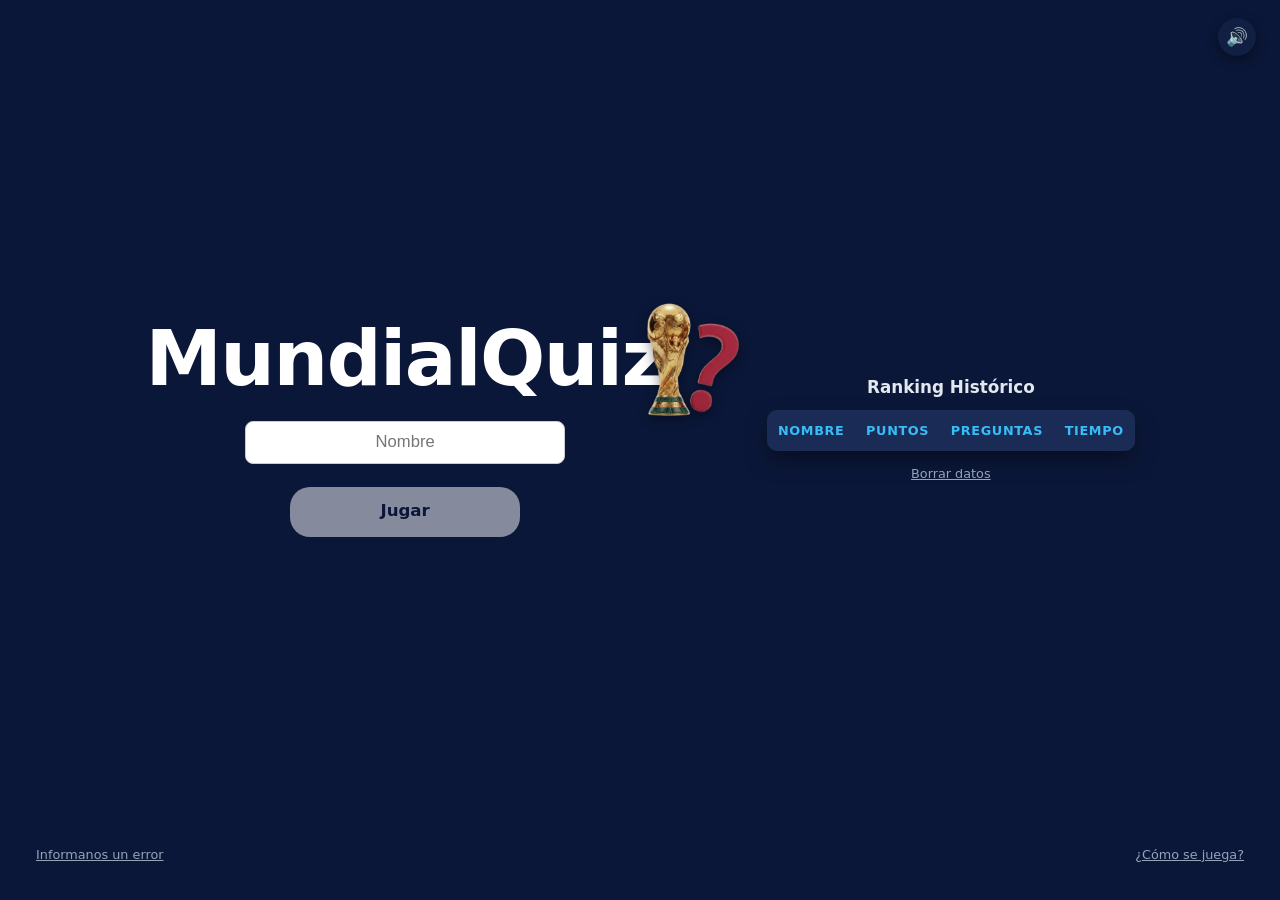
<file: index.html>
<!DOCTYPE html>
<html lang="es">
<head>
    <meta charset="UTF-8">
    <meta name="viewport" content="width=device-width, initial-scale=1.0">
    <link rel="icon" type="image/x-icon" href="img/logo.ico">
        <link rel="stylesheet" href="css/reset.css">
        <link rel="stylesheet" href="css/styles.css">
    <title>MundialQuiz</title>
</head>
<body id="paginaPrincipal">
    <button id="btnSonido" aria-label="Silenciar sonido">🔊</button>
    <div id="pantallaPrincipal">
        <div id="contenidoPrincipal">
            <div id="juego">
                <h1 id="tituloPrincial">
                    <span>MundialQuiz</span>
                    <img src="img/logo.png" alt="copaMundo" class="copaMundo">
                </h1>
                <input type="text"  id="usuario" placeholder="Nombre">
                <button id="btnjugar" disabled>Jugar</button>
            </div>
            <div id="tablaHistorica">
                <h2>Ranking Histórico</h2>
                <div class="contenedor-scroll-tabla">
                    <table>
                        <thead>
                            <tr>
                                <th>Nombre</th>
                                <th>Puntos</th>
                                <th>Preguntas</th>
                                <th>Tiempo</th>
                            </tr>
                        </thead>
                        <tbody id="cuerpoTabla">
                            <!-- Aca se asignan los <tr> desde JavaScript -->
                        </tbody>
                    </table>
                </div>
                <button id="btnBorrarRanking">Borrar datos</button>
            </div>
        </div>
        <footer id="contacto">
            <button id="btnAbrirContacto">Informanos un error</button>
            <button id="btnAbrirInstrucciones">¿Cómo se juega?</button>
        </footer>
    </div>
    <div id="pantallaJuego" class="oculto">
        <header id="infoPartida">
            <h4 id="vidas"></h4>
            <h4 id="timer"></h4>
        </header>
        <div id="preguntaOpciones">
            <div id="pregunta"></div>
            <div id="opciones">
                <button id="op1"></button>
                <button id="op2"></button>
                <button id="op3"></button>
                <button id="op4"></button>
            </div>
        </div>
        <footer id="infoPartida2">
            <h4 id="nombre"></h4>
            <h4 id="puntos"></h4>
            <h4 id="contadorPreguntas"></h4>
        </footer>
    </div>
    <div id="pantallaFin" class="oculto">
                <div id="resultadoFin">
            <h2 id="gameOver">Game Over</h2>
            <p id="mensajeFin">Resumen de la partida:</p>
            <div id="resumenFin">
                <p>Puntaje: <span id="puntajeFin"></span></p>
                <p>Correctas: <span id="correctasFin"></span></p>
                <p>Tiempo: <span id="tiempoFin"></span></p>
                <p id="exito" class="oculto">¡Completaste todas las preguntas posibles!</p>
            </div>
            <button id="btnAceptar">Aceptar</button>
        </div>
    </div>
    <div id="modalContacto" class="oculto">
        <div class="modalContenido">
            <button id="btnCerrarModalContacto" class="btnCerrarModal">✕</button>
            <iframe class="iframeModal" src="contacto.html"></iframe>
        </div>
    </div>
    <div id="modalInstrucciones" class="oculto">
        <div class="modalContenido">
            <button id="btnCerrarModalInstrucciones" class="btnCerrarModal">✕</button>
            <iframe class="iframeModal" src="instrucciones.html"></iframe>
        </div>
    </div>
    <script src="js/datos_preguntas.js"></script>
    <script src="js/validaciones.js"></script>
    <script src="js/juego.js"></script>
    <script src="js/modal.js"></script>
    <script src="js/local_storage.js"></script>
    <script src="js/interfaz.js"></script>
    <script src="js/principal.js"></script>
</body>
</html>
</file>
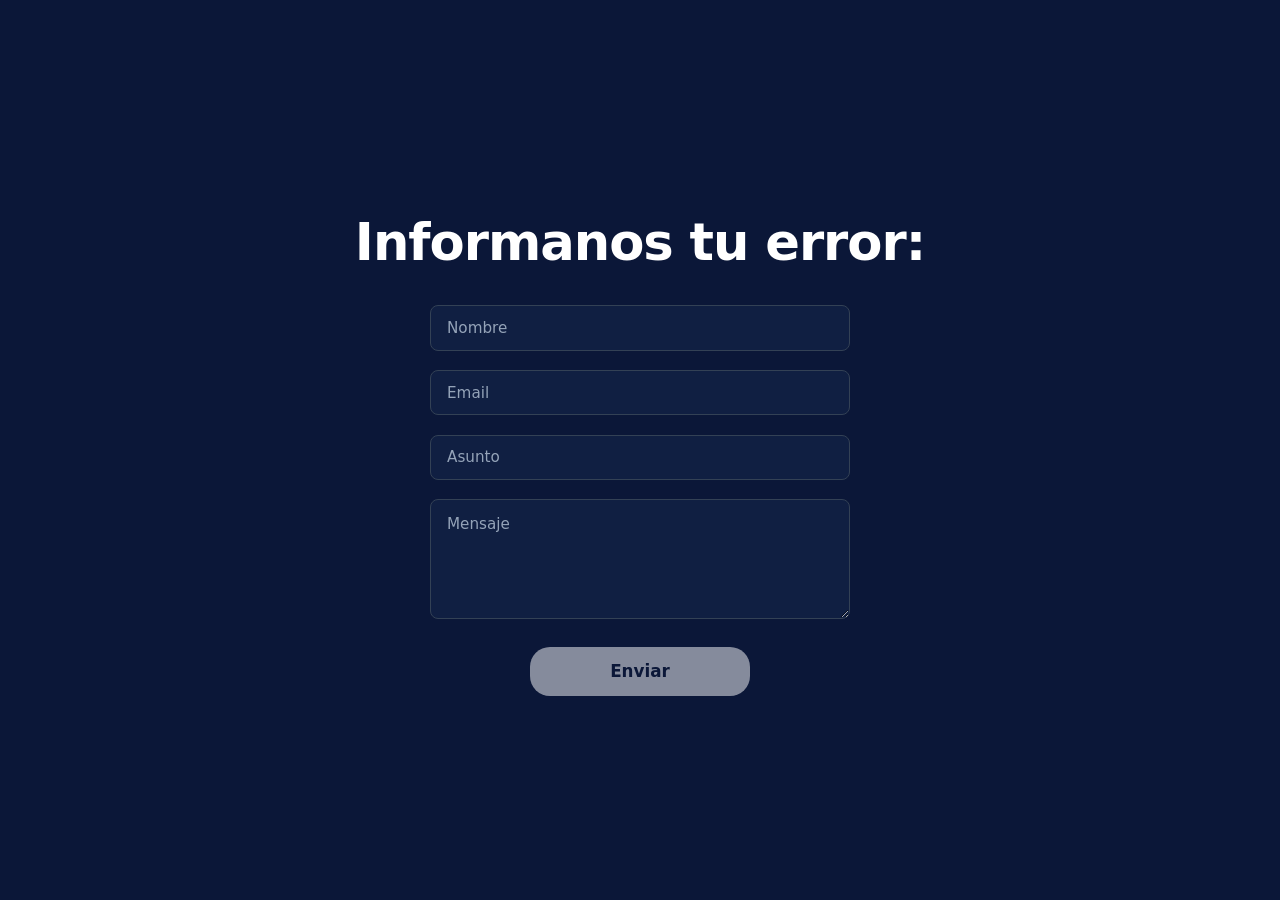
<file: contacto.html>
<!DOCTYPE html>
<html lang="es">
<head>
    <meta charset="UTF-8">
    <meta name="viewport" content="width=device-width, initial-scale=1.0">
    <link rel="stylesheet" href="css/reset.css">
    <link rel="stylesheet" href="css/styles.css">
    <title>MundialQuiz</title>
</head>
<body id="paginaContacto">
    <h1 id="tituloMensaje">Informanos tu error: </h1>
    <form id="formContacto">
        <input type="text" id="nombreMensaje" placeholder="Nombre">
        <input type="email" id="email" placeholder="Email">
        <input type="text"  id="asunto" placeholder="Asunto">
        <textarea id="mensaje" placeholder="Mensaje"></textarea>
        <button id="btnEnviar" disabled>Enviar</button>
    </form>
    <script src="js/validaciones.js"></script>
    <script src="js/contacto.js"></script>
</body>
</html>
</file>
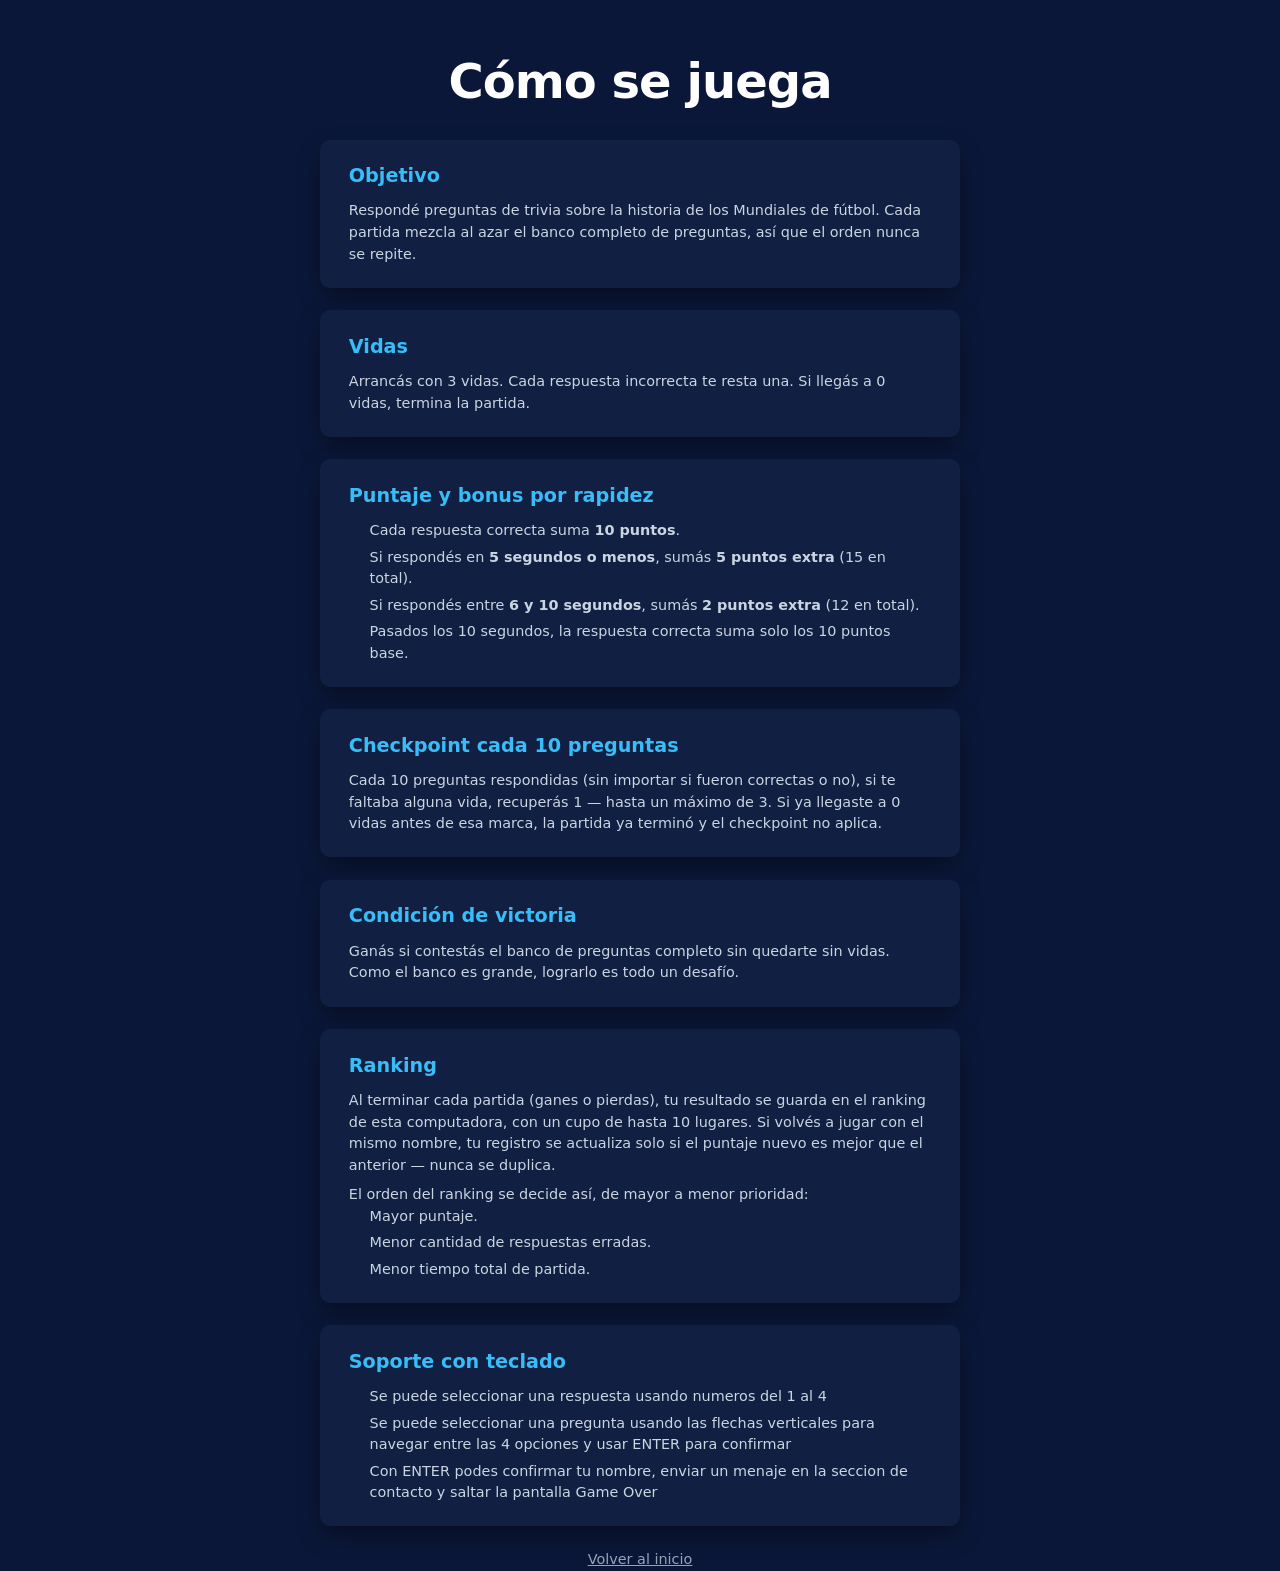
<file: instrucciones.html>
<!DOCTYPE html>
<html lang="es">
<head>
    <meta charset="UTF-8">
    <meta name="viewport" content="width=device-width, initial-scale=1.0">
    <link rel="icon" type="image/x-icon" href="img/logo.ico">
    <link rel="stylesheet" href="css/reset.css">
    <link rel="stylesheet" href="css/styles.css">
    <title>MundialQuiz - Instrucciones</title>
</head>
<body id="paginaInstrucciones">
    <div id="contenedorInstrucciones">
        <h1 id="tituloInstrucciones">Cómo se juega</h1>

        <section class="bloqueInstrucciones">
            <h2>Objetivo</h2>
            <p>Respondé preguntas de trivia sobre la historia de los Mundiales de fútbol. Cada partida mezcla al azar el banco completo de preguntas, así que el orden nunca se repite.</p>
        </section>

        <section class="bloqueInstrucciones">
            <h2>Vidas</h2>
            <p>Arrancás con 3 vidas. Cada respuesta incorrecta te resta una. Si llegás a 0 vidas, termina la partida.</p>
        </section>

        <section class="bloqueInstrucciones">
            <h2>Puntaje y bonus por rapidez</h2>
            <ul>
                <li>Cada respuesta correcta suma <strong>10 puntos</strong>.</li>
                <li>Si respondés en <strong>5 segundos o menos</strong>, sumás <strong>5 puntos extra</strong> (15 en total).</li>
                <li>Si respondés entre <strong>6 y 10 segundos</strong>, sumás <strong>2 puntos extra</strong> (12 en total).</li>
                <li>Pasados los 10 segundos, la respuesta correcta suma solo los 10 puntos base.</li>
            </ul>
        </section>

        <section class="bloqueInstrucciones">
            <h2>Checkpoint cada 10 preguntas</h2>
            <p>Cada 10 preguntas respondidas (sin importar si fueron correctas o no), si te faltaba alguna vida, recuperás 1 — hasta un máximo de 3. Si ya llegaste a 0 vidas antes de esa marca, la partida ya terminó y el checkpoint no aplica.</p>
        </section>

        <section class="bloqueInstrucciones">
            <h2>Condición de victoria</h2>
            <p>Ganás si contestás el banco de preguntas completo sin quedarte sin vidas. Como el banco es grande, lograrlo es todo un desafío.</p>
        </section>

        <section class="bloqueInstrucciones">
            <h2>Ranking</h2>
            <p>Al terminar cada partida (ganes o pierdas), tu resultado se guarda en el ranking de esta computadora, con un cupo de hasta 10 lugares. Si volvés a jugar con el mismo nombre, tu registro se actualiza solo si el puntaje nuevo es mejor que el anterior — nunca se duplica.</p>
            <p>El orden del ranking se decide así, de mayor a menor prioridad:</p>
            <ol>
                <li>Mayor puntaje.</li>
                <li>Menor cantidad de respuestas erradas.</li>
                <li>Menor tiempo total de partida.</li>
            </ol>
        </section>
        <section class="bloqueInstrucciones">
            <h2>Soporte con teclado</h2>
            <ul>
                <li>Se puede seleccionar una respuesta usando numeros del 1 al 4 <br></li>
                <li>Se puede seleccionar una pregunta usando las flechas verticales para navegar entre las 4 opciones y usar ENTER para confirmar <br></li>
                <li>Con ENTER podes confirmar tu nombre, enviar un menaje en la seccion de contacto y saltar la pantalla Game Over <br></li>
            </ul>
        </section>

        <a id="volverInicio" href="index.html">Volver al inicio</a>
    </div>
</body>
</html>
</file>
<file: css/styles.css>
/*  RESET BÁSICO Y VARIABLES GLOBALES */
  * {
    box-sizing: border-box;
    margin: 0;
    padding: 0;
  }

  html {
    height: 100%;
    scrollbar-color: #334155 #0B1738;
    scrollbar-width: thin;
  }

  ::-webkit-scrollbar {
    width: 12px;
    height: 12px;
  }

  ::-webkit-scrollbar-track {
    background-color: #0B1738;
  }

  ::-webkit-scrollbar-thumb {
    background-color: #334155;
    border-radius: 10px;
    border: 2px solid #0B1738;
  }

  ::-webkit-scrollbar-thumb:hover {
    background-color: #475569;
  }

  body {
    background-color: #0B1738;
    font-family: system-ui, -apple-system, BlinkMacSystemFont, 'Segoe UI', Roboto, Oxygen, Ubuntu, Cantarell, sans-serif;
    color: #ffffff;
  }

  .oculto{
    display: none !important;
  }
  button:disabled{
    opacity: 0.5;
    cursor: not-allowed !important;
    pointer-events: auto;
    transition: none !important;
    transform: none !important;
  }

  #btnSonido{
    position: fixed;
    top: clamp(0.8rem, 2vh, 1.2rem);
    right: clamp(0.8rem, 2vw, 1.5rem);
    z-index: 200;
    width: 2.4rem;
    height: 2.4rem;
    border-radius: 50%;
    border: none;
    background-color: #101f42;
    color: #ffffff;
    font-size: 1.1rem;
    display: flex;
    align-items: center;
    justify-content: center;
    cursor: pointer;
    box-shadow: 0 4px 12px rgba(0, 0, 0, 0.4);
    transition: transform 0.15s ease, background-color 0.2s;
  }
/* PANTALLA PRINCIPAL*/

  #pantallaPrincipal {
    width: 100vw;
    min-height: 100dvh;
    box-sizing: border-box;
    display: flex;
    flex-direction: column;
    padding: clamp(1.5rem, 4vh, 3rem);
    position: relative;
  }

  #contenidoPrincipal {
    flex: 1;
    display: flex;
    flex-direction: row;
    flex-wrap: wrap;
    align-items: center;
    justify-content: center;
    gap: clamp(2rem, 8vw, 10rem);
  }

  #juego {
    display: flex;
    flex-direction: column;
    justify-content: center;
    align-items: center;
    gap: clamp(1.2rem, 2.5vh, 2.2rem);
  }

  #tituloPrincial {
  position: relative; /* Base para posicionar la copa respecto al título */
    display: inline-flex;
    align-items: center;
    justify-content: center;
    font-size: clamp(3rem, 6vw, 5.5rem);
    font-weight: 800;
    letter-spacing: -0.02em;
    line-height: 1;
  }

  .copaMundo{
  position: absolute;
    left: 95%; 
    height: 1.5em;
    width: auto;
    object-fit: contain;
    filter: drop-shadow(0px 3px 6px rgba(0, 0, 0, 0.4));
  }

  #usuario {
    padding: clamp(0.6rem, 1.2vh, 0.85rem) 1rem;
    font-size: clamp(1rem, 1.3vw, 1.25rem);
    border-radius: 8px;
    border: 1px solid #ccc;
    text-align: center;
    outline: none;
    width: 25vw;
    min-width: 260px;
    max-width: 360px;
    transition: border-color 0.2s, box-shadow 0.2s;
  }

  #usuario:focus {
    border-color: #38bdf8;
    box-shadow: 0 0 0 3px rgba(56, 189, 248, 0.3);
  }

  #btnjugar {
    padding: clamp(0.65rem, 1.4vh, 0.9rem) 0;
    font-size: clamp(1rem, 1.3vw, 1.25rem);
    font-weight: 700;
    border-radius: 20px;
    border: none;
    cursor: pointer;
    background-color: #ffffff;
    color: #0B1738;
    width: 18vw;
    min-width: 180px;
    max-width: 260px;
    transition: transform 0.15s ease, background-color 0.2s;
  }

  #btnjugar:active {
    transform: scale(0.98);
  }

  /*TABLA HISTÓRICA*/
  #tablaHistorica {
    display: flex;
    flex-direction: column;
    align-items: center;
  }


  #tablaHistorica h2 {
    margin-bottom: clamp(0.6rem, 1vh, 1rem);
    font-size: clamp(1.05rem, 1.3vw, 1.3rem);
    font-weight: 600;
    color: #e2e8f0;
  }

  #tablaHistorica table {
    width: 26vw;
    min-width: 310px;
    max-width: 420px;
    border-collapse: collapse;
    text-align: center;
    background-color: #101f42;
    border-radius: 10px;
    overflow: hidden;
    box-shadow: 0 10px 25px -5px rgba(0, 0, 0, 0.5);
  }

  #tablaHistorica th {
    background-color: #1a2b56;
    color: #38bdf8;
    padding: clamp(0.6rem, 1.2vh, 0.85rem);
    font-size: clamp(0.8rem, 0.95vw, 0.95rem);
    text-transform: uppercase;
    letter-spacing: 0.05em;
  }

  #tablaHistorica td {
    padding: clamp(0.5rem, 1vh, 0.75rem);
    border-bottom: 1px solid #1a2b56;
    font-size: clamp(0.8rem, 0.9vw, 0.9rem);
    color: #cbd5e1;
  }

  #tablaHistorica tr:last-child td {
    border-bottom: none;
  }

  /* FOOTER*/
  #contacto {
    display: flex;
    align-items: center;
    justify-content: space-between;
    padding-top: clamp(1rem, 2.5vh, 1.5rem);
  }

  #btnAbrirContacto, #btnAbrirInstrucciones, #btnBorrarRanking {
    background: none;
    border: none;
    padding: 0;
    font-family: inherit;
    color: #94a3b8;
    text-decoration: underline;
    font-size: clamp(0.8rem, 0.9vw, 0.9rem);
    cursor: pointer;
    transition: color 0.2s ease;
  }

  #btnBorrarRanking {
    margin-top: clamp(0.6rem, 1.5vh, 1rem);
  }

/* PANTALLA DE JUEGO */
  #pantallaJuego{
    display: none;
    width: 100%;
    height: 100dvh;
    display: flex;
    flex-direction: column;
    justify-content: space-between;
    box-sizing: border-box;
    padding: clamp(1rem, 2.5vh, 2rem) clamp(1rem, 3vw, 2.5rem);
  }
  #infoPartida{
    display: flex;
    flex-direction: row;
    align-items: center;
    width: 100%;
    font-size: clamp(1rem, 1.3vw, 1.25rem);
  }
  #vidas{
    flex: 1;
    text-align: left;
  }
  #timer{
    flex: 1;
    text-align: center;
  }
  #infoPartida::after{
    content: "";
    flex: 1;
  }
  #preguntaOpciones{
    display: flex;
    flex-direction: column;
    align-items: center;
    justify-content: center;
    gap: clamp(1.5rem, 4vh, 3rem);
  }
  #pregunta{
    min-height: 22vh;
    width: 40%;
    min-width: 320px;
    background-color: #e2e8f0;
    color: #0B1738;
    font-weight: 700;
    padding: 4%;
    box-sizing: border-box;
    border-radius: 10px;
    box-shadow: 0 0 25px rgba(53, 57, 109, 0.467);
    text-align: center;
    display: flex;
    align-items: center;
    justify-content: center;
  }
  #opciones{
    display: flex;
    flex-direction: column;
    align-items: center;
    gap: clamp(0.6rem, 1.2vh, 0.9rem);
    width: 40%;
    min-width: 320px;
  }
  #op1, #op2 , #op3, #op4{
    background-color: #e2e8f0;
    color: #0B1738;
    font-weight: 500;
    box-sizing: border-box;
    border: none;
    border-radius: 10px;
    box-shadow: 0 0 25px rgba(53, 57, 109, 0.467);
    text-align: center;
    width: 100%;
    padding: clamp(0.7rem, 1.4vh, 1rem);
    font-size: clamp(0.95rem, 1.1vw, 1.1rem);
    cursor: pointer;
    transition: transform 0.15s ease, background-color 0.2s;
  }
  #op1.correcto, #op2.correcto, #op3.correcto, #op4.correcto{
    background-color: #009127;
    color: #e2e8f0;
    font-weight: 500;
    box-sizing: border-box;
    border: none;
    border-radius: 10px;
    box-shadow: 0 0 25px rgba(53, 57, 109, 0.467);
    text-align: center;
    width: 100%;
    padding: clamp(0.7rem, 1.4vh, 1rem);
    font-size: clamp(0.95rem, 1.1vw, 1.1rem);
    cursor: pointer;
    transition: transform 0.15s ease, background-color 0.2s;
  }
  #op1.incorrecto, #op2.incorrecto, #op3.incorrecto, #op4.incorrecto{
    background-color: #910000;
    color: #e2e8f0;
    font-weight: 500;
    box-sizing: border-box;
    border: none;
    border-radius: 10px;
    box-shadow: 0 0 25px rgba(53, 57, 109, 0.467);
    text-align: center;
    width: 100%;
    padding: clamp(0.7rem, 1.4vh, 1rem);
    font-size: clamp(0.95rem, 1.1vw, 1.1rem);
    cursor: pointer;
    transition: transform 0.15s ease, background-color 0.2s;
  }
  #op1.seleccionadoTeclado, #op2.seleccionadoTeclado, #op3.seleccionadoTeclado, #op4.seleccionadoTeclado{
    outline: 3px solid #38bdf8;
    outline-offset: 2px;
  }
  #infoPartida2{
    display: flex;
    flex-direction: row;
    align-items: center;
    width: 100%;
    font-size: clamp(1rem, 1.3vw, 1.25rem);
  }
  #nombre{
    flex: 1;
    text-align: left;
  }
  #puntos{
    flex: 1;
    text-align: center;
  }
  #contadorPreguntas{
    flex: 1;
    text-align: right;
  }

/* PANTALLA FIN */
  #pantallaFin{
    width: 100%;
    height: 100dvh;
    display: flex;
    justify-content: center;
    align-items: center;
  }

  #resultadoFin{
    display: flex;
    flex-direction: column;
    align-items: center;
    text-align: center;
    gap: clamp(1rem, 2.5vh, 1.5rem);
    padding: clamp(2rem, 5vh, 3rem) clamp(1.5rem, 4vw, 3rem);
  }

  #gameOver{
    font-size: clamp(2.2rem, 5vw, 3.5rem);
    font-weight: 800;
    letter-spacing: -0.02em;
  }

  #mensajeFin{
    font-size: clamp(1rem, 1.3vw, 1.25rem);
    color: #cbd5e1;
  }

  #resumenFin{
    display: flex;
    flex-direction: column;
    gap: 0.5rem;
    background-color: #101f42;
    border-radius: 10px;
    padding: clamp(1rem, 2vh, 1.5rem) clamp(1.5rem, 3vw, 2.5rem);
    font-size: clamp(0.95rem, 1.1vw, 1.1rem);
    color: #e2e8f0;
    min-width: 220px;
  }

  #btnAceptar{
    padding: clamp(0.65rem, 1.4vh, 0.9rem) clamp(2rem, 4vw, 3rem);
    font-size: clamp(1rem, 1.3vw, 1.25rem);
    font-weight: 700;
    border-radius: 20px;
    border: none;
    cursor: pointer;
    background-color: #ffffff;
    color: #0B1738;
    transition: transform 0.15s ease, background-color 0.2s;
  }

  #btnAceptar:active{
    transform: scale(0.98);
  }

/* MODAL DE CONTACTO */
  #modalContacto, #modalInstrucciones{
    position: fixed;
    top: 0;
    left: 0;
    width: 100vw;
    height: 100dvh;
    background-color: rgba(11, 23, 56, 0.75);
    display: flex;
    justify-content: center;
    align-items: center;
    z-index: 100;
  }

  .modalContenido{
    position: relative;
    width: clamp(320px, 90vw, 500px);
    height: clamp(400px, 80vh, 650px);
    background-color: #0B1738;
    border-radius: 10px;
    box-shadow: 0 10px 25px -5px rgba(0, 0, 0, 0.6);
    overflow: hidden;
  }

  .btnCerrarModal{
    position: absolute;
    top: 0.6rem;
    right: 0.8rem;
    z-index: 1;
    background: none;
    border: none;
    color: #ffffff;
    font-size: 1.3rem;
    cursor: pointer;
  }

  .iframeModal{
    width: 100%;
    height: 100%;
    border: none;
  }
/* PÁGINA DE CONTACTO */

  #paginaContacto {
    width: 100vw;
    height: 100dvh;
    display: flex;
    flex-direction: column;
    justify-content: center;
    align-items: center;
    padding: 1.5rem;
    overflow: hidden;
    gap: 1.5rem;
  }

  #tituloMensaje {
    font-size: clamp(2rem, 4vw, 3.2rem);
    font-weight: 800;
    text-align: center;
    color: #ffffff;
    letter-spacing: -0.02em;
  }

  #paginaContacto form {
    display: flex;
    flex-direction: column;
    width: 100%;
    max-width: 420px;
    gap: 1.2rem;
    align-items: center;
  }

  #paginaContacto input,
  #paginaContacto textarea {
    width: 100%;
    padding: 0.8rem 1rem;
    font-size: clamp(0.95rem, 1.1vw, 1.05rem);
    border-radius: 8px;
    border: 1px solid #334155;
    background-color: #101f42;
    color: #ffffff;
    outline: none;
    transition: border-color 0.2s, box-shadow 0.2s;
    font-family: inherit;
  }

  #paginaContacto input::placeholder,
  #paginaContacto textarea::placeholder {
    color: #94a3b8;
  }

  #paginaContacto input:focus,
  #paginaContacto textarea:focus {
    border-color: #3865f8;
    box-shadow: 0 0 0 3px rgba(56, 189, 248, 0.25);
  }

  #paginaContacto textarea {
    resize: vertical;
    min-height: 120px;
    max-height: 220px;
  }

  #btnEnviar {
    padding: 0.75rem 2.5rem;
    font-size: 1.05rem;
    font-weight: 700;
    border-radius: 20px;
    border: none;
    cursor: pointer;
    background-color: #ffffff;
    color: #0B1738;
    margin-top: 0.5rem;
    transition: transform 0.15s ease, background-color 0.2s;
    width: 100%;
    max-width: 220px;
  }

  #btnEnviar:active {
    transform: scale(0.98);
  }

/* PÁGINA DE INSTRUCCIONES */

  #paginaInstrucciones {
    width: 100%;
    min-height: 100dvh;
    display: flex;
    justify-content: center;
    padding: clamp(2rem, 5vh, 3.5rem) 1.5rem;
    box-sizing: border-box;
  }

  #contenedorInstrucciones {
    width: 100%;
    max-width: 640px;
    display: flex;
    flex-direction: column;
    gap: clamp(1.2rem, 2.5vh, 1.8rem);
  }

  #tituloInstrucciones {
    font-size: clamp(2rem, 4vw, 3rem);
    font-weight: 800;
    letter-spacing: -0.02em;
    text-align: center;
  }

  .bloqueInstrucciones {
    background-color: #101f42;
    border-radius: 10px;
    padding: clamp(1rem, 2.5vh, 1.5rem) clamp(1.2rem, 3vw, 1.8rem);
    box-shadow: 0 10px 25px -5px rgba(0, 0, 0, 0.5);
  }

  .bloqueInstrucciones h2 {
    font-size: clamp(1.1rem, 1.5vw, 1.35rem);
    font-weight: 700;
    color: #38bdf8;
    margin-bottom: 0.6rem;
  }

  .bloqueInstrucciones p,
  .bloqueInstrucciones li {
    font-size: clamp(0.9rem, 1.1vw, 1.05rem);
    color: #cbd5e1;
    line-height: 1.5;
  }

  .bloqueInstrucciones ul,
  .bloqueInstrucciones ol {
    padding-left: 1.3rem;
    display: flex;
    flex-direction: column;
    gap: 0.3rem;
  }

  .bloqueInstrucciones p + p {
    margin-top: 0.5rem;
  }

  #volverInicio {
    align-self: center;
    color: #94a3b8;
    text-decoration: underline;
    font-size: clamp(0.9rem, 1vw, 1rem);
    transition: color 0.2s ease;
  }

/* EFECTOS HOVER (solo para dispositivos con mouse, evita que queden "pegados" en touch) */
  @media (hover: hover) and (pointer: fine) {
    #btnjugar:hover {
      transform: scale(1.03);
      background-color: #f1f5f9;
    }

    #btnAbrirContacto:hover, #btnAbrirInstrucciones:hover, #btnBorrarRanking:hover {
      color: #ffffff;
    }

    #btnSonido:hover {
      transform: scale(1.08);
      background-color: #1a2b56;
    }

    #op1:hover, #op2:hover, #op3:hover, #op4:hover {
      transform: scale(1.03);
      background-color: #ffffff;
    }

    #op1.correcto:hover, #op2.correcto:hover, #op3.correcto:hover, #op4.correcto:hover {
      background-color: #009127;
    }

    #op1.incorrecto:hover, #op2.incorrecto:hover, #op3.incorrecto:hover, #op4.incorrecto:hover {
      background-color: #910000;
    }

    #btnAceptar:hover {
      transform: scale(1.03);
      background-color: #f1f5f9;
    }

    #btnEnviar:hover {
      transform: scale(1.03);
      background-color: #f1f5f9;
    }

    #volverInicio:hover {
      color: #ffffff;
    }
  }

/* MEDIA QUERIES */

  /* Adaptación para pantallas chicas / ventanas flotantes */
  @media (max-width: 1024px) {
    #pantallaPrincipal {
      height: auto;
      min-height: 100dvh;
      overflow-y: auto;
      padding: 2.5rem 1.5rem 2rem 1.5rem;
    }

    #contenidoPrincipal {
      position: static;
      display: flex;
      flex-direction: column;
      align-items: center;
      gap: 2.5rem;
    }

    #juego {
      position: static;
      transform: none;
    }

    #tablaHistorica {
      position: static;
      transform: none;
      width: 100%;
      max-width: 400px;
    }

    #tablaHistorica table {
      width: 100%;
    }

    #contacto {
      margin-top: 1rem;
    }

    /* PÁGINA DE JUEGO */
    #pantallaJuego {
      padding: 1.5rem 1rem;
    }

    #pregunta,
    #opciones {
      width: 70%;
      min-width: unset;
    }
  }

  /* Adaptación para Celulares (iPhone 390px y similares) */
  @media (max-width: 480px) {
    #pantallaPrincipal {
      padding: 2rem 1rem 1.5rem 1rem;
    }

    #contenidoPrincipal {
      gap: 2rem;
    }

    #tituloPrincial {
      font-size: 2.2rem;
    }

    #usuario {
      width: 100%;
      max-width: 260px;
      padding: 0.75rem 1rem;
      font-size: 1rem;
    }

    #btnjugar {
      width: 100%;
      max-width: 180px;
      padding: 0.7rem 0;
      font-size: 1rem;
    }

    #tablaHistorica {
      max-width: 100%;
    }

    #tablaHistorica th,
    #tablaHistorica td {
      padding: 0.55rem 0.4rem;
    }

    /* PÁGINA DE JUEGO en 390px */
    #pantallaJuego {
      padding: 1.2rem 0.8rem;
    }

    #infoPartida,
    #infoPartida2 {
      font-size: 0.85rem;
    }

    #preguntaOpciones {
      gap: 1.2rem;
    }

    #pregunta,
    #opciones {
      width: 100%;
      min-width: unset;
    }

    #pregunta {
      min-height: 18vh;
      padding: 5%;
    }

    #op1, #op2, #op3, #op4 {
      font-size: 0.9rem;
      padding: 0.6rem;
    }

    /* Formulario de contacto en 390px */
    #paginaContacto {
      height: auto;
      min-height: 100dvh;
      padding: 2rem 1.2rem;
    }

    #tituloMensaje {
      font-size: 2.1rem;
    }
  }
</file>
